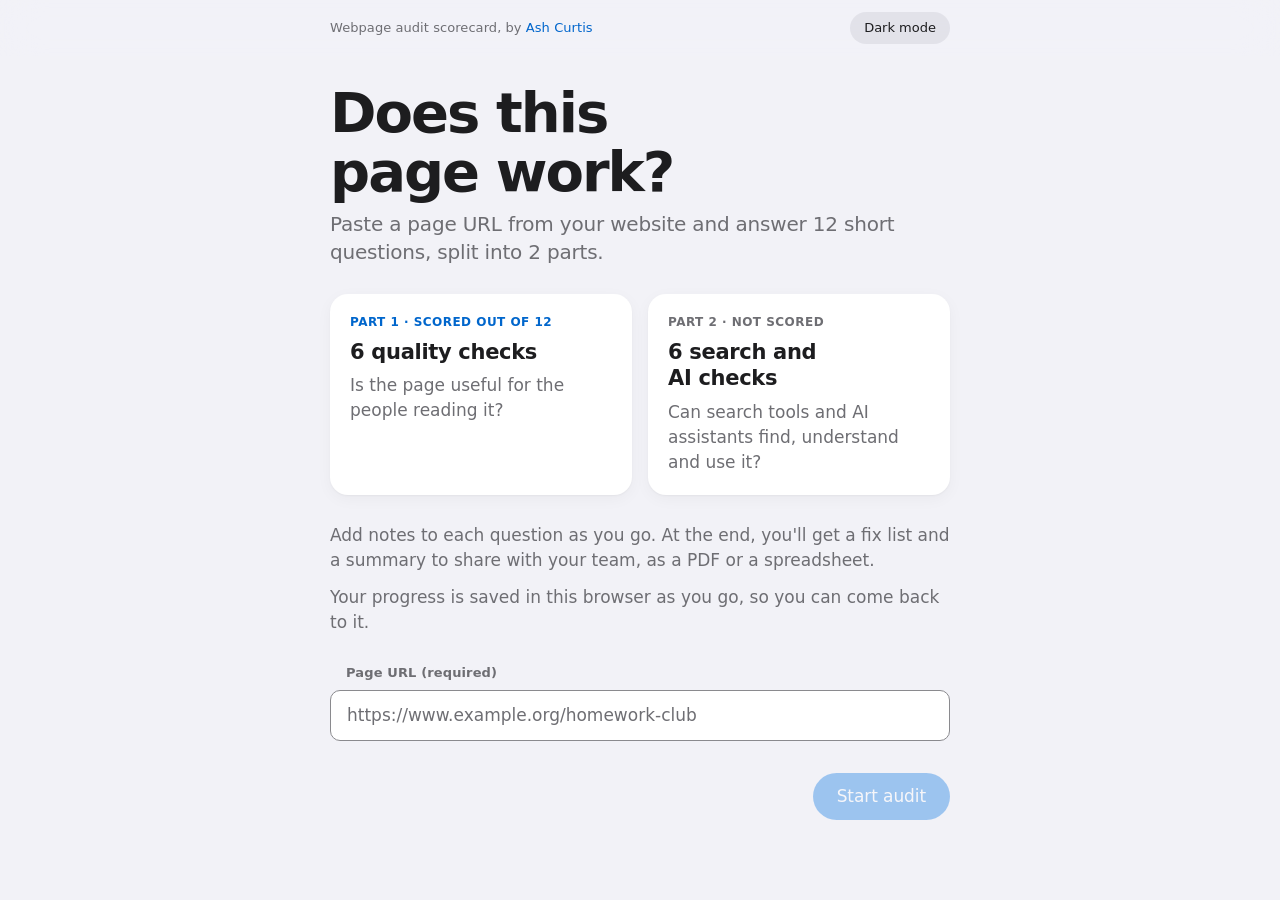
<file: index.html>
<!doctype html><html><head><meta charset=utf8><meta name=viewport content="width=device-width,initial-scale=1,viewport-fit=cover"><style>:root{color-scheme:light;box-sizing:border-box;padding-top:env(safe-area-inset-top,0px);padding-bottom:env(safe-area-inset-bottom,0px)}html{scroll-padding-top:env(safe-area-inset-top,0px)}body{margin:0;padding:0;font:14px -apple-system,BlinkMacSystemFont,sans-serif;background:#fff;color:#000}img{max-width:100%}[hidden]:not([hidden=until-found i]){display:none!important}</style></head><body>
<title>Webpage audit scorecard, by Ash Curtis</title>
<meta name="claude:viewport-fit-sides" content="cover">
<style>
/* Apple-style redesign.
   Grouped inset lists on a grouped background, system type with size-specific tracking,
   translucent sticky chrome with a scroll-edge effect, press feedback on pointer-down,
   critically damped screen transitions that enter from the side you're heading towards. */
:root {
  --bg: #F2F2F7;            /* systemGroupedBackground */
  --card: #FFFFFF;          /* secondarySystemGroupedBackground */
  --surface: #FFFFFF;
  --fill: rgba(118,118,128,.12);
  --fill-strong: rgba(118,118,128,.20);
  --fg: #1D1D1F;
  --muted: #6E6E73;
  --sep: rgba(60,60,67,.18);
  --line: rgba(60,60,67,.18);
  --line-strong: rgba(60,60,67,.36);
  --control: #8A8A8E;
  --accent: #0071E3;
  --accent-hover: #0066CC;
  --accent-press: #006EDB;
  --accent-fg: #FFFFFF;
  --accent-ink: #0066CC;
  --accent-soft: rgba(0,113,227,.10);
  --good-bg: rgba(52,199,89,.16);  --good-fg: #1B7A33;
  --warn-bg: rgba(255,149,0,.18);  --warn-fg: #8F4C00;
  --bad-bg: rgba(255,59,48,.14);   --bad-fg: #B3261E;
  --material: rgba(242,242,247,.72);
  --shadow: 0 1px 2px rgba(0,0,0,.04), 0 4px 16px rgba(0,0,0,.04);
  --font: -apple-system, BlinkMacSystemFont, "SF Pro Text", system-ui, "Segoe UI Variable Text", "Segoe UI", Roboto, sans-serif;
  --font-display: -apple-system, BlinkMacSystemFont, "SF Pro Display", system-ui, "Segoe UI Variable Display", "Segoe UI", Roboto, sans-serif;
  --mono: ui-monospace, "SF Mono", SFMono-Regular, Menlo, Consolas, monospace;
  --ease: cubic-bezier(.32,.72,0,1);  /* close to a critically damped spring, response ~0.4s */
  --r-card: 14px;
  --r-ctl: 10px;
}
@media (prefers-color-scheme: dark) {
  :root:not([data-theme="light"]) {
    --bg: #000000; --card: #1C1C1E; --surface: #1C1C1E;
    --fill: rgba(118,118,128,.24); --fill-strong: rgba(118,118,128,.36);
    --fg: #F5F5F7; --muted: #98989D;
    --sep: rgba(84,84,88,.6); --line: rgba(84,84,88,.6); --line-strong: rgba(120,120,128,.8);
    --control: #7C7C80;
    --accent: #0071E3; --accent-hover: #0066CC; --accent-press: #005FBF; --accent-fg: #FFFFFF;
    --accent-ink: #4DA3FF; --accent-soft: rgba(10,132,255,.18);
    --good-bg: rgba(48,209,88,.18);  --good-fg: #4CD964;
    --warn-bg: rgba(255,159,10,.20); --warn-fg: #FFB340;
    --bad-bg: rgba(255,69,58,.20);   --bad-fg: #FF6961;
    --material: rgba(0,0,0,.66);
    --shadow: none;
    color-scheme: dark;
  }
}
:root[data-theme="dark"] {
  --bg: #000000; --card: #1C1C1E; --surface: #1C1C1E;
  --fill: rgba(118,118,128,.24); --fill-strong: rgba(118,118,128,.36);
  --fg: #F5F5F7; --muted: #98989D;
  --sep: rgba(84,84,88,.6); --line: rgba(84,84,88,.6); --line-strong: rgba(120,120,128,.8);
  --control: #7C7C80;
  --accent: #0071E3; --accent-hover: #0066CC; --accent-press: #005FBF; --accent-fg: #FFFFFF;
  --accent-ink: #4DA3FF; --accent-soft: rgba(10,132,255,.18);
  --good-bg: rgba(48,209,88,.18);  --good-fg: #4CD964;
  --warn-bg: rgba(255,159,10,.20); --warn-fg: #FFB340;
  --bad-bg: rgba(255,69,58,.20);   --bad-fg: #FF6961;
  --material: rgba(0,0,0,.66);
  --shadow: none;
  color-scheme: dark;
}

* { box-sizing: border-box; }
[hidden] { display: none !important; }
html { -webkit-text-size-adjust: 100%; }
body {
  background: var(--bg);
  color: var(--fg);
  font-family: var(--font);
  font-size: 1.0625rem;      /* 17px, iOS body */
  line-height: 1.47;
  letter-spacing: 0;
  font-weight: 400;
  -webkit-font-smoothing: antialiased;
  padding: 0 0 4.5rem;
  /* ease light/dark changes instead of jumping */
  transition: background-color .35s ease, color .35s ease;
}
button, input, textarea { -webkit-tap-highlight-color: transparent; }

/* ---------- Translucent chrome ---------- */
.chrome {
  position: sticky; top: 0; z-index: 10;
  background: var(--material);
  -webkit-backdrop-filter: blur(20px) saturate(180%);
  backdrop-filter: blur(20px) saturate(180%);
  transition: box-shadow .25s ease, background-color .35s ease;
}
.chrome::after {        /* scroll-edge effect: appears only once content slides under */
  content: ""; position: absolute; left: 0; right: 0; bottom: -1px; height: 1px;
  background: var(--sep); opacity: 0; transition: opacity .2s ease;
}
.chrome.scrolled::after { opacity: 1; }
.chrome-in {
  max-width: 660px; margin: 0 auto;
  padding: .75rem max(1.25rem, env(safe-area-inset-right, 0px)) .75rem max(1.25rem, env(safe-area-inset-left, 0px));
  display: flex; flex-direction: column; gap: .625rem;
}
.wrap {
  max-width: 660px; margin: 0 auto;
  padding: 1.75rem max(1.25rem, env(safe-area-inset-right, 0px)) 0 max(1.25rem, env(safe-area-inset-left, 0px));
  display: flex; flex-direction: column; gap: 2rem;
}
.topbar { display: flex; flex-direction: column; gap: .625rem; }
.toprow { display: flex; justify-content: space-between; align-items: center; gap: .75rem; }
.toprow .top { flex: 1 1 auto; min-width: 0; }
.toprow .themebtn { flex: none; }
.top { font-size: .8125rem; color: var(--muted); letter-spacing: .005em; font-weight: 500; }
.top a { color: var(--accent-ink); text-decoration: none; }
.top a:hover { text-decoration: underline; text-underline-offset: 3px; }
.top a:focus-visible { outline: 3px solid var(--accent); outline-offset: 2px; border-radius: 4px; }

.themebtn {
  font: inherit; font-size: .8125rem; font-weight: 500; color: var(--fg);
  background: var(--fill); border: 0; border-radius: 980px;
  min-height: 2rem; padding: .25rem .875rem; cursor: pointer;
  transition: transform .1s ease-out, background-color .2s ease;
}
.themebtn:hover { background: var(--fill-strong); }
.themebtn:active { transform: scale(.96); }
.themebtn:focus-visible { outline: 3px solid var(--accent); outline-offset: 2px; }
.themebtn[aria-pressed="true"] { background: var(--accent-soft); color: var(--accent-ink); }

.urlbar {
  display: flex; flex-wrap: wrap; gap: .5rem .75rem; align-items: center;
  background: var(--card); border-radius: var(--r-ctl);
  padding: .5rem .5rem .5rem .875rem; font-size: .9375rem; min-width: 0;
}
.urlbar span { flex: none; font-size: .8125rem; font-weight: 600; color: var(--muted); letter-spacing: .005em; }
.urlbar label span { color: var(--muted); }
.urlbar b { font-weight: 500; min-width: 0; flex: 1 1 12ch; white-space: nowrap; overflow: hidden; text-overflow: ellipsis; }
.urlbar { flex-wrap: nowrap; }
.urlbar:has(input) { flex-wrap: wrap; }
.urlbar input {
  font: inherit; flex: 1 1 220px; min-width: 0; min-height: 2.25rem; padding: .25rem .625rem;
  border: 1px solid var(--control); border-radius: 8px; background: var(--surface); color: var(--fg);
}
.urlbar input:focus-visible { outline: none; border-color: var(--accent); box-shadow: 0 0 0 3px var(--accent-soft); }
.urlbtn {
  font: inherit; font-size: .9375rem; font-weight: 500; color: var(--accent-ink);
  background: transparent; border: 0; border-radius: 980px; min-height: 2rem; padding: .25rem .75rem; cursor: pointer;
  transition: background-color .15s ease, transform .1s ease-out;
}
.urlbtn:hover { background: var(--accent-soft); }
.urlbtn:active { transform: scale(.96); background: var(--accent-soft); }
.urlbtn:focus-visible { outline: 3px solid var(--accent); outline-offset: 1px; }
.urlmsg { flex-basis: 100%; font-size: .8125rem; color: var(--bad-fg); }

/* ---------- Progress ---------- */
.progress { display: flex; flex-direction: column; gap: .5rem; }
.track { height: 4px; background: var(--fill); border-radius: 980px; overflow: hidden; }
.track i { display: block; height: 100%; width: 0; background: var(--accent); border-radius: 980px; transition: width .5s var(--ease); }
.plabel { display: flex; justify-content: space-between; gap: .75rem; flex-wrap: wrap; font-size: .8125rem; color: var(--muted); letter-spacing: .005em; }
.plabel span:first-child { color: var(--fg); font-weight: 600; }
.plabel span:last-child { font-variant-numeric: tabular-nums; }

/* ---------- Type: size-specific tracking and leading ---------- */
h1, h2, h3 { margin: 0; text-wrap: balance; font-family: var(--font-display); }
h1 { font-size: clamp(2.25rem, 7vw, 3.5rem); font-weight: 700; line-height: 1.05; letter-spacing: -0.035em; }
h2 { font-size: clamp(1.625rem, 4.6vw, 2.125rem); font-weight: 700; line-height: 1.12; letter-spacing: -0.025em; }
h3 { font-size: 1.25rem; font-weight: 600; line-height: 1.25; letter-spacing: -0.015em; }
h1:focus, h2:focus, .screen:focus { outline: none; }
p { margin: 0; }
.muted { color: var(--muted); }
.small { font-size: .875rem; letter-spacing: .003em; }
.label { font-size: .8125rem; font-weight: 600; color: var(--muted); letter-spacing: .01em; }
.lede { font-size: 1.25rem; line-height: 1.4; letter-spacing: -0.01em; color: var(--muted); text-wrap: pretty; }
.head { display: flex; flex-direction: column; gap: .5rem; }
.head .label { color: var(--accent-ink); }

/* ---------- Screen motion ---------- */
.screen { display: flex; flex-direction: column; gap: 1.75rem; min-width: 0; }
.screen.enter { animation: inFwd .45s var(--ease) both; }
.screen.enter.back { animation-name: inBack; }
@keyframes inFwd { from { opacity: 0; transform: translateX(28px); } to { opacity: 1; transform: none; } }
@keyframes inBack { from { opacity: 0; transform: translateX(-28px); } to { opacity: 1; transform: none; } }

/* ---------- Grouped sections ---------- */
.sec { display: flex; flex-direction: column; gap: .75rem; }
.sec > h3 { padding-inline: .25rem; }

.look { display: flex; flex-direction: column; gap: .5rem; }
.look > .label { padding-inline: 1rem; }
.look ul {
  list-style: none; margin: 0; padding: .25rem 0; display: flex; flex-direction: column;
  background: var(--card); border-radius: var(--r-card); box-shadow: var(--shadow);
}
.look li { position: relative; padding: .625rem 1rem .625rem 2.5rem; font-size: 1rem; line-height: 1.4; }
.look li + li::after { content: ""; position: absolute; top: 0; left: 2.5rem; right: 0; height: 1px; background: var(--sep); transform: scaleY(.6); }
.look li::before {
  content: ""; position: absolute; left: 1rem; top: .95rem; width: .5rem; height: .5rem;
  border-radius: 50%; background: var(--accent); opacity: .85;
}

.field { display: flex; flex-direction: column; gap: .5rem; }
.field > .label { padding-inline: 1rem; }
input[type="text"], input[type="date"], textarea {
  width: 100%; font: inherit; color: var(--fg); background: var(--card);
  border: 1px solid var(--control); border-radius: var(--r-ctl); padding: .75rem 1rem;
  transition: border-color .2s ease, box-shadow .2s ease, background-color .35s ease;
}
textarea { resize: vertical; min-height: 5.5rem; line-height: 1.45; }
input[type="text"]:focus-visible, input[type="date"]:focus-visible, textarea:focus-visible {
  outline: none; border-color: var(--accent); box-shadow: 0 0 0 4px var(--accent-soft);
}
::placeholder { color: var(--muted); opacity: 1; }
input[type="date"] { min-height: 3rem; }

/* Choices: an inset grouped list with a trailing checkmark, like a Settings picker */
.choices { border: 0; padding: 0; margin: 0; min-width: 0; display: block; }
.choices legend { padding: 0 1rem; margin-bottom: .5rem; font-size: .8125rem; font-weight: 600; color: var(--muted); letter-spacing: .01em; }
.choices > .choice:first-of-type .face { border-top-left-radius: var(--r-card); border-top-right-radius: var(--r-card); }
.choices > .choice:last-of-type .face { border-bottom-left-radius: var(--r-card); border-bottom-right-radius: var(--r-card); }
.choice { position: relative; display: block; }
.choice + .choice .face::before {
  content: ""; position: absolute; top: 0; left: 1rem; right: 0; height: 1px; background: var(--sep); transform: scaleY(.6);
}
.choice input { position: absolute; inset: 0; width: 100%; height: 100%; margin: 0; opacity: 0; cursor: pointer; z-index: 1; }
.face {
  position: relative; display: flex; align-items: center; gap: .875rem;
  min-height: 3.25rem; padding: .75rem 1rem;
  background: var(--card); transition: background-color .12s ease;
}
.lbl { font-weight: 400; flex: 1; }
.dot {                                          /* now a checkmark */
  order: 2; flex: none; width: 1.25rem; height: 1.25rem; position: relative;
}
.dot::after {
  content: ""; position: absolute; left: .4rem; top: .1rem; width: .4rem; height: .8rem;
  border: solid var(--accent); border-width: 0 2.5px 2.5px 0; border-radius: 1px;
  transform: rotate(45deg) scale(0); opacity: 0;
  transition: transform .35s var(--ease), opacity .15s ease;
}
.choice input:hover + .face { background: color-mix(in srgb, var(--card) 94%, var(--fg)); }
.choice input:active + .face { background: color-mix(in srgb, var(--card) 86%, var(--fg)); transition-duration: 0s; }  /* feedback on press */
.choice input:checked + .face .lbl { font-weight: 600; }
.choice input:checked + .face .dot::after { transform: rotate(45deg) scale(1); opacity: 1; }
.choice input:focus-visible + .face { outline: 3px solid var(--accent); outline-offset: -3px; z-index: 2; }

/* ---------- Buttons ---------- */
.nav { display: flex; justify-content: space-between; align-items: center; gap: .75rem; flex-wrap: wrap; padding-top: .25rem; }
.btn {
  font: inherit; font-size: 1.0625rem; font-weight: 500; letter-spacing: -0.005em;
  border: 0; border-radius: 980px; min-height: 2.875rem; padding: .7rem 1.5rem; cursor: pointer;
  background: var(--accent); color: var(--accent-fg);
  transition: background-color .2s ease, opacity .2s ease, transform .1s ease-out;
}
.btn:hover:not(:disabled) { background: var(--accent-hover); }
.btn:active:not(:disabled) { transform: scale(.97); background: var(--accent-press); }
.btn.ghost { background: transparent; color: var(--accent-ink); padding-inline: .875rem; }
.btn.ghost:hover:not(:disabled) { background: var(--accent-soft); }
.btn.outline { background: var(--fill); color: var(--fg); }
.btn.outline:hover:not(:disabled) { background: var(--fill-strong); }
.btn.outline:active:not(:disabled) { background: var(--fill-strong); }
.btn.soft { background: var(--accent-soft); color: var(--accent-ink); }
.btn.soft:hover:not(:disabled) { background: color-mix(in srgb, var(--accent-soft) 70%, var(--accent) 12%); }
.btn:disabled { opacity: .35; cursor: not-allowed; }
.btn:focus-visible { outline: 3px solid var(--accent); outline-offset: 3px; }

/* ---------- Score ---------- */
.score { display: flex; align-items: baseline; gap: .5rem; flex-wrap: wrap; }
.score-num {
  font-family: var(--font-display); font-size: clamp(5rem, 20vw, 8rem); font-weight: 700;
  line-height: .95; letter-spacing: -0.05em; font-variant-numeric: tabular-nums; color: var(--fg);
}
.score-of { font-family: var(--font-display); font-size: 1.75rem; font-weight: 600; letter-spacing: -0.02em; color: var(--muted); }
.blocks { display: grid; grid-template-columns: repeat(12, 1fr); gap: 4px; }
.blocks i { display: block; height: 10px; background: var(--fill); border-radius: 980px; }
.blocks i.on { background: var(--accent); }
.pill { display: inline-block; font-size: .8125rem; font-weight: 600; padding: .2rem .7rem; border-radius: 980px; }
.pill.good { background: var(--good-bg); color: var(--good-fg); }
.pill.warn { background: var(--warn-bg); color: var(--warn-fg); }
.pill.bad { background: var(--bad-bg); color: var(--bad-fg); }
.meter { height: 6px; background: var(--fill); border-radius: 980px; overflow: hidden; }
.meter i { display: block; height: 100%; background: var(--accent); border-radius: 980px; }
.url { font-family: var(--font-display); font-size: 1.375rem; font-weight: 600; letter-spacing: -0.015em; color: var(--fg); overflow-wrap: anywhere; line-height: 1.25; }

/* ---------- Grouped rows (answers) ---------- */
.rows { display: flex; flex-direction: column; background: var(--card); border-radius: var(--r-card); box-shadow: var(--shadow); overflow: hidden; }
.row, .srow { position: relative; padding: .75rem 1rem; }
.row { display: flex; justify-content: space-between; align-items: center; gap: .75rem; }
.srow { display: flex; flex-direction: column; gap: .25rem; }
.row + .row::before, .srow + .srow::before {
  content: ""; position: absolute; top: 0; left: 1rem; right: 0; height: 1px; background: var(--sep); transform: scaleY(.6);
}
.srow .line { display: flex; justify-content: space-between; align-items: center; gap: .75rem; }
.srow .rnote { font-size: .9375rem; color: var(--muted); overflow-wrap: anywhere; line-height: 1.4; }
.tag {
  font-size: .8125rem; font-weight: 600; letter-spacing: .005em;
  padding: .15rem .65rem; border-radius: 980px; white-space: nowrap;
}
.tag.s2, .tag.yes { background: var(--good-bg); color: var(--good-fg); }
.tag.s1, .tag.unsure { background: var(--warn-bg); color: var(--warn-fg); }
.tag.s0, .tag.no { background: var(--bad-bg); color: var(--bad-fg); }
.tag.info { background: var(--fill); color: var(--fg); }

.nextpart {
  background: var(--card); border-radius: var(--r-card); box-shadow: var(--shadow);
  padding: 1.125rem 1.25rem; display: flex; flex-direction: column; gap: .375rem;
}
.nextpart .label { color: var(--accent-ink); }

/* ---------- Fix list ---------- */
.fixes {
  list-style: none; margin: 0; padding: 0; counter-reset: fix; display: flex; flex-direction: column;
  background: var(--card); border-radius: var(--r-card); box-shadow: var(--shadow); overflow: hidden;
}
.fixes li { position: relative; counter-increment: fix; display: grid; grid-template-columns: 1.75rem minmax(0, 1fr); gap: .875rem; padding: 1rem; }
.fixes li + li::after { content: ""; position: absolute; top: 0; left: 3.625rem; right: 0; height: 1px; background: var(--sep); transform: scaleY(.6); }
.fixes li::before {
  content: counter(fix); width: 1.75rem; height: 1.75rem; border-radius: 50%;
  background: var(--accent); color: var(--accent-fg); font-size: .8125rem; font-weight: 700;
  display: grid; place-items: center; font-variant-numeric: tabular-nums;
}
.fixes .body { display: flex; flex-direction: column; gap: .375rem; min-width: 0; }
.fixes .top2 { display: flex; gap: .625rem; align-items: center; flex-wrap: wrap; }
.fixes .top2 h3 { font-size: 1.0625rem; letter-spacing: -0.01em; }
.fixes .body p { font-size: 1rem; line-height: 1.45; }
.fixes .body p b { font-weight: 600; }
.fixes .note { font-size: .9375rem; color: var(--muted); background: var(--fill); border-radius: 8px; padding: .5rem .75rem; }

.chain { list-style: none; margin: 0; padding: 0; display: flex; flex-direction: column; gap: .25rem; }
.chain li { display: grid; grid-template-columns: 5.25rem minmax(0, 1fr); gap: .875rem; padding: .75rem .875rem; border-radius: var(--r-ctl); align-items: start; }
.chain .tag { text-align: center; }
.chain b { font-weight: 600; }

.callout { border-radius: var(--r-card); padding: .875rem 1rem; }
.callout.good { background: var(--good-bg); color: var(--good-fg); }
.callout.bad { background: var(--bad-bg); color: var(--bad-fg); }
.callout.warn { background: var(--warn-bg); color: var(--warn-fg); }
.callout strong { font-weight: 600; }

.fields2 { display: grid; grid-template-columns: 1fr 1fr; gap: 1rem; }
@media (max-width: 520px) { .fields2 { grid-template-columns: 1fr; } }

.auto { background: var(--card); border-radius: var(--r-card); box-shadow: var(--shadow); padding: 1.125rem 1.25rem; display: flex; flex-direction: column; gap: .75rem; }
.auto .label { color: var(--accent-ink); }
.findings { list-style: none; margin: 0; padding: 0; display: flex; flex-direction: column; gap: .625rem; }
.findings li { display: grid; grid-template-columns: 4.75rem minmax(0, 1fr); gap: .75rem; align-items: start; font-size: .9375rem; }
.findings .tag { text-align: center; }

details.more {
  display: flex; flex-direction: column; gap: 1.5rem;
  background: var(--card); border-radius: var(--r-card); box-shadow: var(--shadow); padding: .875rem 1rem;
}
details.more[open] { padding-bottom: 1rem; }
details.more summary { cursor: pointer; color: var(--accent-ink); font-weight: 500; list-style-position: inside; }
details.more[open] summary { margin-bottom: .75rem; }
details.more summary:focus-visible { outline: 3px solid var(--accent); outline-offset: 4px; border-radius: 4px; }
.copy-row { display: flex; gap: .75rem; align-items: center; flex-wrap: wrap; }
.copy-status { font-size: .875rem; color: var(--good-fg); font-weight: 500; }
textarea.summary { font-family: var(--mono); font-size: .8125rem; min-height: 17.5rem; background: var(--bg); border-color: transparent; }

.intro-notes { display: flex; flex-direction: column; gap: .75rem; }

/* ---------- URL check ---------- */
.field-error { font-size: .9375rem; color: var(--bad-fg); font-weight: 500; padding-inline: 1rem; line-height: 1.4; }
input[aria-invalid="true"] { border-color: var(--bad-fg); }
input[aria-invalid="true"]:focus-visible { border-color: var(--bad-fg); box-shadow: 0 0 0 4px var(--bad-bg); }
.urlmsg:empty { display: none; }

/* ---------- Resume ---------- */
.resume {
  display: flex; flex-direction: column; gap: .375rem;
  background: var(--card); border-radius: 18px; padding: 1.25rem; box-shadow: var(--shadow);
}
.resume .label { color: var(--accent-ink); }
.resume-url { font-weight: 600; overflow-wrap: anywhere; line-height: 1.35; }
.resume .copy-row { margin-top: .625rem; }

/* ---------- Intro cards ---------- */
.cards { display: grid; grid-template-columns: 1fr 1fr; gap: 1rem; }
@media (max-width: 560px) { .cards { grid-template-columns: 1fr; } }
.card {
  display: flex; flex-direction: column; gap: .5rem; min-width: 0;
  background: var(--card); border-radius: 18px; padding: 1.25rem; box-shadow: var(--shadow);
}
.card h3 { font-size: 1.3125rem; }
.card .kicker { font-size: .75rem; font-weight: 600; letter-spacing: .04em; text-transform: uppercase; color: var(--accent-ink); }
.card .names { font-size: .9375rem; }
.cards .card:last-child .kicker { color: var(--muted); }

@media (max-width: 520px) {
  .chain li { grid-template-columns: 4.5rem minmax(0, 1fr); }
  .nav .btn { flex: 1 1 auto; }
}

/* ---------- Accessibility preferences ---------- */
@media (prefers-reduced-motion: reduce) {
  /* gentler equivalent: cross-fade, no slides or springs */
  .screen.enter, .screen.enter.back { animation: fadeOnly .2s ease both; }
  @keyframes fadeOnly { from { opacity: 0; } to { opacity: 1; } }
  .btn:active:not(:disabled), .themebtn:active, .urlbtn:active { transform: none; }
  .dot::after { transition: opacity .15s ease; }
  .track i { transition: width .2s ease; }
}
@media (prefers-reduced-transparency: reduce) {
  .chrome { background: var(--bg); -webkit-backdrop-filter: none; backdrop-filter: none; }
}
@media (prefers-contrast: more) {
  .chrome { background: var(--bg); -webkit-backdrop-filter: none; backdrop-filter: none; }
  .rows, .fixes, .look ul, .card, .resume, .auto, .nextpart, details.more, .urlbar { outline: 1px solid var(--line-strong); }
  .btn.outline { outline: 1px solid var(--fg); }
  .face { box-shadow: inset 0 0 0 1px var(--line-strong); }
  :root { --sep: var(--line-strong); }
}
</style>

<header class="chrome" id="chrome"><div class="chrome-in">
  <div class="topbar"><div class="toprow"><div class="top">Webpage audit scorecard, by <a href="https://github.com/AshJCurtis" target="_blank" rel="noopener" aria-label="Ash Curtis on GitHub (opens in a new tab)">Ash Curtis</a></div>
  <button type="button" class="themebtn" id="themeBtn" aria-pressed="false">Dark mode</button></div>
  <div class="urlbar" id="urlbar" hidden></div></div>
  <div class="progress" id="progress" hidden>
    <div class="track"><i id="fill"></i></div>
    <div class="plabel" id="plabel"></div>
  </div>
</div></header>
<div class="wrap">
  <main class="screen" id="screen" tabindex="-1"></main>
</div>

<script>
(function () {
  try { document.documentElement.lang = 'en-GB'; } catch (e) {}
  (function () {
    var root = document.documentElement, btn = document.getElementById('themeBtn');
    if (!btn) return;
    function isDark() {
      var t = root.getAttribute('data-theme');
      if (t === 'dark') return true;
      if (t === 'light') return false;
      // follow the computer's setting; light if it doesn't say
      try { return window.matchMedia('(prefers-color-scheme: dark)').matches; } catch (e) { return false; }
    }
    function paint() { btn.setAttribute('aria-pressed', isDark() ? 'true' : 'false'); }
    try { var saved = localStorage.getItem('audit-theme'); if (saved === 'dark' || saved === 'light') root.setAttribute('data-theme', saved); } catch (e) {}
    btn.addEventListener('click', function () {
      var next = isDark() ? 'light' : 'dark';
      root.setAttribute('data-theme', next);
      try { localStorage.setItem('audit-theme', next); } catch (e) {}
      paint();
    });
    paint();
  })();
  var HOSTED = true;           // true only in the standalone copy
  var CHECKER_URL = 'https://summer-sea-d98f.ashcurtis23.workers.dev/';  // address of the page checker; empty hides the automatic check
  var ANSWERS1 = [
    { v: 2, label: 'Yes' },
    { v: 1, label: 'Somewhat' },
    { v: 0, label: 'No' }
  ];
  var ANSWERS2 = [
    { v: 'yes', label: 'Yes' },
    { v: 'unsure', label: 'Not sure' },
    { v: 'no', label: 'No' }
  ];

  var Q = [
    { key: 'Relevance', q: 'Is it clear who this page is for?',
      look: ['The page title and main heading say what the page is about', 'The first lines tell the reader who it\'s for', 'Someone arriving from a search result knows within seconds that they\'re in the right place'],
      fix: 'Change the page title and main heading so they say what the page is about and who it\'s for. Then start the page with 1 sentence that tells people what they can do here.',
      fixSome: 'The title or opening is nearly there but too vague. Make the title and main heading say what the page is about and who it\'s for, and use the first sentence to say what people can do here.' },
    { key: 'Informative', q: 'Is the page reliable, accurate, up-to-date, detailed enough, trustworthy?',
      look: ['Dates, prices, opening times and phone numbers are correct', 'Links go where they say they go', 'The page doesn\'t feel empty, bland or vague'],
      fix: 'Don\'t trust the page until it\'s been checked. Check every fact, date, price and link is right, and take out anything you can\'t confirm. Add the date it was last checked and who looks after it.',
      fixSome: 'Most of it looks right, but something is out of date or nobody looks after it. Check every date, price and contact detail is still right, then add the date it was last checked and who looks after it.' },
    { key: 'Structure', q: 'Can you scan it? Are there clear headings, short paragraphs and lists?',
      look: ['Headings run in a logical order and describe the section below them', 'Paragraphs are short, and steps or options are in lists', 'The most important information isn\'t buried'],
      fix: 'Split long paragraphs into shorter ones, and put steps and options into lists. Give each section a heading that says what\'s in it.',
      fixSome: 'Most of the page is easy to skim. Fix the longest paragraph and the least clear heading first: split the paragraph up and make the heading say what comes next.' },
    { key: 'Tone of voice', q: 'Is the language plain and consistent with your house style, with no jargon or filler?',
      look: ['Plain words, short sentences, no unexplained jargon', 'The tone matches the rest of the site and your style guide', 'No slogans or filler where a fact should be'],
      fix: 'Swap jargon and slogans for the plain fact they\'re trying to say. Read the page out loud and rewrite anything you wouldn\'t say to someone face to face.',
      fixSome: 'Find the 3 phrases that sound least like your organisation and swap each one for the plain fact. Then check the tone matches your style guide.' },
    { key: 'Accessibility', q: 'Does it meet your accessibility standards?',
      look: ['Link text makes sense out of context, never "click here"', 'Text is real text, not part of an image, and images have useful alt text', 'Forms and buttons have clear labels, and colour contrast passes'],
      fix: 'Change links like "click here" so they say where they go. Don\'t put words inside pictures, add a short description to each picture (alt text) and give every form box a label. Then check the page against your accessibility standards.',
      fixSome: 'Fix the problems you spotted first, such as unclear links, pictures without a description or form boxes without labels. Then run the page through an accessibility checker and go through what it finds.' },
    { key: 'Call to action', q: 'Is there 1 clear thing the reader can do next?',
      look: ['There\'s 1 clearly labelled call-to-action', 'The button or link says what will happen when you use it', 'Contact details are written out as text'],
      fix: 'Decide the 1 thing you want people to do next and make it the most noticeable thing on the page. Start its label with an action word, such as "Book a place" or "Call the helpline".',
      fixSome: 'There\'s a next step, but it doesn\'t stand out enough. Pick the 1 that matters most, make it the most noticeable thing on the page, and start its label with an action word.' }
  ];

  var C = [
    { key: 'Reach', q: 'Can search engines and AI assistants get to this page?',
      look: ['It isn\'t behind a login', 'Your website doesn\'t tell search engines or AI tools to stay away from it. This rule lives in a file called robots.txt', 'It\'s on your website\'s list of pages (the sitemap), and other pages link to it'],
      fix: 'Ask your web team why search engines and AI tools can\'t get to the page. Information meant for the public shouldn\'t need a login.',
      confirm: 'Open the page in a private (incognito) window without signing in. If it loads, ask your web team to check that nothing on the site blocks search engines or AI tools from this page, and that it\'s on the site\'s list of pages (the sitemap).' },
    { key: 'Store', q: 'Is the page allowed to be stored, and does it load without special software?',
      look: ['The page doesn\'t tell search engines to leave it out of their results. This setting is called noindex', 'The main text is there as soon as the page opens, not only after a click or once extra code has run', 'Key facts aren\'t only inside a PDF or a picture'],
      fix: 'Ask your web team to remove any setting that tells search engines to ignore the page (called "noindex"). Put the important information on the page itself, not hidden in tabs, pop-ups or PDFs.',
      confirm: 'Check the important information is written on the page, not only in tabs, pop-ups or PDFs. Then ask your web team to check the page isn\'t set to be ignored by search engines.' },
    { key: 'Understand', q: 'Is the meaning in the words and headings, not just in images or layout?',
      look: ['Headings describe what follows', 'Facts in tables and diagrams are also stated in the text', 'Meaning doesn\'t depend on colour or position alone'],
      fix: 'If a picture, chart, table or layout shows something important, say it in words too. Make each heading describe what\'s underneath it.',
      confirm: 'Go through each picture, chart and table on the page. Check that anything important it shows is also written in the text.' },
    { key: 'Trust', q: 'Is it current, owned by a named team and backed by evidence?',
      look: ['There\'s a review date or last-updated date', 'A team is responsible for the page', 'Claims point to a source, a policy or a named expert'],
      fix: 'Add the date the page was last checked and who looks after it, and link to where your facts come from. If nobody will keep the page up to date, take it down.',
      confirm: 'Look for the date the page was last checked, who looks after it and where its facts come from. If you can\'t find them within 30 seconds, search engines and AI tools probably can\'t either.' },
    { key: 'Answer', q: 'Does it directly answer a specific question someone would ask?',
      look: ['The answer appears near the top in plain words', 'A heading matches the way people phrase the question', 'The details someone needs to decide sit next to the answer'],
      fix: 'Work out the main question the page answers. Give the answer in the first 2 lines, and add a heading that asks the question the way people would.',
      confirm: 'Write down the main question this page answers. Then check the answer is in the first 2 lines, in plain words.' },
    { key: 'Act', q: 'Can a person, or an assistant helping them, complete the next step?',
      look: ['Forms have labelled fields and a clear submit button', 'Contact routes are written as text', 'Costs, opening hours and eligibility are stated before the action'],
      fix: 'Give every form box and button a clear label, and write out how to get in touch. Before asking people to act, say what it costs, when it\'s open and who it\'s for.',
      confirm: 'Try the next step as if you\'d never seen the page, using only your keyboard (Tab and Enter). Check the contact details and costs are written as words, not just shown in a picture.' }
  ];

  // Steps: 0 intro, 1-6 Part 1 checks, 7 Part 1 summary, 8-13 Part 2 steps, 14 results
  var P1 = Q.length;               // 6
  var SUM = P1 + 1;                // 7
  var LAST = P1 + 1 + C.length;    // 13
  var RESULTS = LAST + 1;          // 14
  var FINAL = RESULTS + 1;         // 15
  var MAX = Q.length * 2;          // 12
  var state = { step: 0, name: '', a1: [], a2: [], n1: [], n2: [], owner: '', review: '', auto: null };

  var screen = document.getElementById('screen');
  var progress = document.getElementById('progress');
  var fill = document.getElementById('fill');
  var plabel = document.getElementById('plabel');

  function esc(s) {
    return String(s).replace(/[&<>"']/g, function (c) {
      return { '&': '&amp;', '<': '&lt;', '>': '&gt;', '"': '&quot;', "'": '&#39;' }[c];
    });
  }

  function band(score) {
    if (score === MAX) return { cls: 'good', label: 'In good shape', text: '*Street Fighter voice* Perfect! Any time this page has a change, do this audit again.' };
    if (score >= 9) return { cls: 'good', label: 'In good shape', text: 'Niccccce. That\'s prettay, prettay, prettay good. A couple of small tweaks and you\'re basically there.' };
    if (score >= 4) return { cls: 'warn', label: 'Worth a rewrite', text: '*Sabrina Brier voice* Oh. Okay. Well that\'s not so bad, but have a look at some of those low-scoring checks and run this audit again.' };
    return { cls: 'bad', label: 'Rethink the page', text: 'Oh heck. Does this page need to exist? This needs a big think.' };
  }
  function ansLabel(v) { return v === 2 ? 'Yes' : v === 1 ? 'Somewhat' : 'No'; }
  function fix1(i) { return state.a1[i] === 1 ? Q[i].fixSome : Q[i].fix; }
  function fix2(i) { return state.a2[i] === 'unsure' ? C[i].confirm : C[i].fix; }
  function fmtDate(iso) {
    var m = /^(\d{4})-(\d{2})-(\d{2})$/.exec(iso || '');
    if (!m) return '';
    var mo = ['January', 'February', 'March', 'April', 'May', 'June', 'July', 'August', 'September', 'October', 'November', 'December'];
    return parseInt(m[3], 10) + ' ' + mo[parseInt(m[2], 10) - 1] + ' ' + m[1];
  }
  function chainLabel(v) { return v === 'yes' ? 'Yes' : v === 'unsure' ? 'Not sure' : 'No'; }

  function score() {
    var t = 0;
    for (var i = 0; i < Q.length; i++) t += state.a1[i] == null ? 0 : state.a1[i];
    return t;
  }
  function p2Issues() {
    var no = [], unsure = [];
    for (var i = 0; i < C.length; i++) {
      if (state.a2[i] === 'no') no.push(i);
      else if (state.a2[i] !== 'yes') unsure.push(i);
    }
    return no.concat(unsure);
  }
  function fixOrder() {
    var list = [];
    for (var i = 0; i < Q.length; i++) if (state.a1[i] < 2) list.push(i);
    list.sort(function (a, b) { return state.a1[a] - state.a1[b] || a - b; });
    return list;
  }

  function renderProgress() {
    var s = state.step;
    if (s < 1 || s === SUM || s > LAST) { progress.hidden = true; fill.style.width = '0'; return; }
    progress.hidden = false;
    var p1 = s <= P1;
    var n = p1 ? s : s - SUM;
    var of = p1 ? P1 : C.length;
    plabel.innerHTML = '<span>' + (p1 ? 'Part 1 &middot; Scorecard' : 'Part 2 &middot; Search tools and AI assistants') + '</span>' +
      '<span>' + 'Check ' + n + ' of ' + of + '</span>';
    fill.style.width = Math.round(n / of * 100) + '%';
  }

  // Plain-English reason the text isn't a web page address, or '' if it's fine
  var URL_EXAMPLE = 'www.example.org/homework-club';
  function urlProblem(raw) {
    var v = String(raw == null ? '' : raw).trim();
    var bad = 'That doesn\'t look like a web address. Enter something like ' + URL_EXAMPLE;
    if (!v) return 'Enter the web address of the page you want to check.';
    if (/\s/.test(v)) return 'Web addresses don\'t have spaces in them. Check you\'ve copied the whole address and nothing else.';
    if (/^mailto:/i.test(v) || /^[^\/:@]+@[^\/@]+\.[^\/@]+$/.test(v)) return 'That looks like an email address. Enter the address of a web page instead, like ' + URL_EXAMPLE;
    var u;
    try { u = new URL(fixUrl(v)); } catch (e) { return bad; }
    if (u.protocol !== 'http:' && u.protocol !== 'https:') return 'Enter the address of a web page. It usually starts with https:// or www.';
    if (u.username || u.password) return bad;
    var h = u.hostname.toLowerCase();
    if (!/^([a-z0-9]([a-z0-9-]*[a-z0-9])?\.)+([a-z]{2,63}|xn--[a-z0-9-]{2,59})$/.test(h)) return bad;
    return '';
  }

  function fixUrl(v) {
    v = String(v == null ? '' : v).trim();
    if (!v || /^[a-z][a-z0-9+.\-]*:\/\//i.test(v) || /\s/.test(v)) return v;
    return 'https://' + v.replace(/^\/+/, '');
  }
  function changeUrl(next) {
    if (next === state.name.trim()) return;
    var set = state.autoSet || {};
    Object.keys(set).forEach(function (k) {
      var rec = set[k];
      if (state.a2[k] === rec.a) delete state.a2[k];
      if (state.n2[k] === rec.n) state.n2[k] = '';
    });
    state.autoSet = {};
    state.auto = null;
    state.name = next;
  }
  function paintUrlBar(editing) {
    var bar = document.getElementById('urlbar');
    if (editing) {
      bar.innerHTML = '<label for="urlInput"><span>Page URL</span></label>' +
        '<input type="text" id="urlInput" aria-describedby="urlMsg" autocomplete="off" autocapitalize="off" spellcheck="false" inputmode="url" value="' + esc(state.name.trim()) + '">' +
        '<button type="button" class="urlbtn" id="urlSave">Save</button><button type="button" class="urlbtn" id="urlCancel">Cancel</button>' +
        '<span class="urlmsg" id="urlMsg" role="alert"></span>';
      var inp = document.getElementById('urlInput');
      function save() {
        var why = urlProblem(inp.value);
        if (why) {
          document.getElementById('urlMsg').textContent = why;
          inp.setAttribute('aria-invalid', 'true'); inp.focus(); return;
        }
        var v = fixUrl(inp.value);
        var changed = v !== state.name.trim();
        changeUrl(v);
        if (changed) render(); else paintUrlBar(false);
        var eb = document.getElementById('urlEdit'); if (eb) eb.focus();
      }
      document.getElementById('urlSave').addEventListener('click', save);
      document.getElementById('urlCancel').addEventListener('click', function () { paintUrlBar(false); document.getElementById('urlEdit').focus(); });
      inp.addEventListener('keydown', function (e) {
        if (e.key === 'Enter') { e.preventDefault(); save(); }
        else if (e.key === 'Escape') { paintUrlBar(false); document.getElementById('urlEdit').focus(); }
      });
      inp.focus(); inp.select();
    } else {
      bar.innerHTML = '<span>Auditing</span><b title="' + esc(state.name.trim()) + '">' + esc(state.name.trim()) + '</b>' +
        '<button type="button" class="urlbtn" id="urlEdit" aria-label="Edit page URL">Edit</button>';
      document.getElementById('urlEdit').addEventListener('click', function () { paintUrlBar(true); });
    }
  }

  function blocks(s) {
    var x = '<div class="blocks" role="img" aria-label="Score ' + s + ' out of ' + MAX + '">';
    for (var i = 0; i < MAX; i++) x += '<i' + (i < s ? ' class="on"' : '') + '></i>';
    return x + '</div>';
  }

  /* Save progress: answers live in this browser only (localStorage), never sent anywhere */
  var SAVE_KEY = 'audit-progress-v1';
  var resumeData = null;
  function saveProgress() {
    if (!(state.step > 0)) return;          // nothing worth keeping until the audit starts
    try {
      localStorage.setItem(SAVE_KEY, JSON.stringify({
        v: 1, savedAt: Date.now(), step: state.step, name: state.name,
        a1: state.a1, a2: state.a2, n1: state.n1, n2: state.n2, owner: state.owner, review: state.review
      }));
    } catch (e) {}
  }
  function clearProgress() { try { localStorage.removeItem(SAVE_KEY); } catch (e) {} }
  function loadProgress() {
    try {
      var d = JSON.parse(localStorage.getItem(SAVE_KEY) || 'null');
      if (!d || d.v !== 1 || typeof d.name !== 'string' || !d.name.trim()) return null;
      var st = parseInt(d.step, 10);
      if (!(st >= 1 && st <= FINAL)) return null;
      function arr(x) { return Array.isArray(x) ? x : []; }
      var a1 = arr(d.a1).map(function (v) { return v === 0 || v === 1 || v === 2 ? v : undefined; });
      var a2 = arr(d.a2).map(function (v) { return v === 'yes' || v === 'unsure' || v === 'no' ? v : undefined; });
      function notes(x) { return arr(x).map(function (v) { return typeof v === 'string' ? v : ''; }); }
      // never land on a screen whose earlier answers are missing
      var need = 0;
      for (var i = 0; i < Q.length; i++) { if (a1[i] == null) break; need = i + 1; }
      var maxStep = need < Q.length ? need + 1 : SUM;
      if (need === Q.length) { var n2 = 0; for (var j = 0; j < C.length; j++) { if (a2[j] == null) break; n2 = j + 1; } maxStep = n2 < C.length ? SUM + n2 + 1 : FINAL; }
      return {
        savedAt: +d.savedAt || 0,
        state: { step: Math.min(st, maxStep), name: d.name, a1: a1, a2: a2, n1: notes(d.n1), n2: notes(d.n2),
                 owner: typeof d.owner === 'string' ? d.owner : '', review: typeof d.review === 'string' ? d.review : '', auto: null }
      };
    } catch (e) { return null; }
  }
  function whereLabel(st) {
    if (st <= P1) return 'Part 1, check ' + st + ' of ' + P1;
    if (st === SUM) return 'Part 1 finished';
    if (st <= LAST) return 'Part 2, check ' + (st - SUM) + ' of ' + C.length;
    if (st === RESULTS) return 'Results';
    return 'Wrap up';
  }
  function savedLabel(ms) {
    if (!ms) return '';
    var d = new Date(ms), now = new Date();
    var time = d.toLocaleTimeString('en-GB', { hour: '2-digit', minute: '2-digit' });
    if (d.toDateString() === now.toDateString()) return 'Saved today at ' + time;
    return 'Saved ' + d.toLocaleDateString('en-GB', { day: 'numeric', month: 'long' }) + ' at ' + time;
  }
  function resumeBlock() {
    if (!resumeData) return '';
    var r = resumeData.state;
    return '<section class="resume" aria-labelledby="resumeH">' +
      '<span class="label">Saved audit</span>' +
      '<h3 id="resumeH">Carry on where you left off</h3>' +
      '<p class="resume-url">' + esc(r.name.trim()) + '</p>' +
      '<p class="small muted">' + esc(whereLabel(r.step)) + (resumeData.savedAt ? ' &middot; ' + esc(savedLabel(resumeData.savedAt)) : '') + '</p>' +
      '<div class="copy-row"><button class="btn" id="resumeGo">Carry on</button>' +
      '<button class="btn outline" id="resumeDrop">Start a new audit</button></div></section>';
  }

  function renderIntro() {
    screen.innerHTML =
      '<div class="head"><h1 id="h" tabindex="-1">Does this page work?</h1>' +
      '<p class="lede">Paste a page URL from your website and answer 12 short questions, split into 2 parts.</p></div>' +
      resumeBlock() +
      '<div class="cards">' +
      '<div class="card"><span class="kicker">Part 1 &middot; Scored out of ' + MAX + '</span><h3>6 quality checks</h3><p class="muted">Is the page useful for the people reading it?</p>' +
      '</div>' +
      '<div class="card"><span class="kicker">Part 2 &middot; Not scored</span><h3>6 search and AI checks</h3><p class="muted">Can search tools and AI assistants find, understand and use it?</p>' +
      '</div></div>' +
      '<div class="intro-notes"><p class="muted">Add notes to each question as you go. At the end, you\'ll get a fix list and a summary to share with your team, as a PDF or a spreadsheet.</p>' +
      '<p class="muted">Your progress is saved in this browser as you go, so you can come back to it.</p></div>' +
      '<div class="field"><label class="label" for="pageName">Page URL (required)</label>' +
      '<input type="text" id="pageName" required aria-required="true" aria-describedby="pageNameErr" placeholder="https://www.example.org/homework-club" autocomplete="off" autocapitalize="off" spellcheck="false" inputmode="url" value="' + esc(state.name) + '">' +
      '<p class="field-error" id="pageNameErr" hidden></p>' +
      '</div>' +
      '<div class="nav"><span></span>' +
      '<button class="btn" id="start"' + (state.name.trim() ? '' : ' disabled') + '>Start audit</button></div>';
    var nameEl = document.getElementById('pageName');
    var startEl = document.getElementById('start');
    var errEl = document.getElementById('pageNameErr');
    function showErr(msg) {
      errEl.textContent = msg; errEl.hidden = !msg;
      if (msg) nameEl.setAttribute('aria-invalid', 'true'); else nameEl.removeAttribute('aria-invalid');
    }
    function tryStart() {
      var why = urlProblem(nameEl.value);
      if (why) {
        // announce the problem each time, even if the same message is already showing
        showErr(''); errEl.setAttribute('role', 'alert'); showErr(why);
        nameEl.focus(); return;
      }
      state.name = fixUrl(nameEl.value); go(1);
    }
    nameEl.addEventListener('input', function () {
      state.name = nameEl.value;
      startEl.disabled = nameEl.value.trim() === '';
      // once an error is showing, clear it as soon as the address is fixed
      if (!errEl.hidden && !urlProblem(nameEl.value)) showErr('');
    });
    nameEl.addEventListener('blur', function (e) {
      if (e.relatedTarget === startEl) return;   // the Start button checks it anyway
      if (nameEl.value.trim()) { errEl.removeAttribute('role'); showErr(urlProblem(nameEl.value)); }
    });
    nameEl.addEventListener('keydown', function (e) {
      if (e.key === 'Enter' && !startEl.disabled) { e.preventDefault(); tryStart(); }
    });
    startEl.addEventListener('click', tryStart);
    var rg = document.getElementById('resumeGo'), rd = document.getElementById('resumeDrop');
    if (rg) rg.addEventListener('click', function () {
      var st = resumeData.state.step;
      state = resumeData.state; state.step = 0; resumeData = null;
      go(st);
    });
    if (rd) rd.addEventListener('click', function () {
      clearProgress(); resumeData = null; render();
      var pn = document.getElementById('pageName'); if (pn) pn.focus();
    });
  }

  function renderQuestion() {
    var s = state.step;
    var isPart1 = s <= P1;
    var idx = isPart1 ? s - 1 : s - SUM - 1;
    var item = isPart1 ? Q[idx] : C[idx];
    var answers = isPart1 ? ANSWERS1 : ANSWERS2;
    var current = isPart1 ? state.a1[idx] : state.a2[idx];
    var note = (isPart1 ? state.n1[idx] : state.n2[idx]) || '';

    var choices = '';
    for (var k = 0; k < answers.length; k++) {
      var a = answers[k];
      choices += '<label class="choice"><input type="radio" name="ans" value="' + a.v + '"' + (current === a.v ? ' checked' : '') + '>' +
        '<span class="face"><span class="dot" aria-hidden="true"></span><span class="lbl">' + a.label + '</span></span></label>';
    }
    var looks = '';
    for (var j = 0; j < item.look.length; j++) looks += '<li>' + esc(item.look[j]) + '</li>';

    var extra = '';
    var autoBox = (!isPart1 && idx < 2 && CHECKER_URL) ? '<div class="auto"><span class="label">Automatic check</span><div id="autoWrap" role="status" aria-live="polite"></div></div>' : '';
    var nextLabel = s === LAST ? 'See results' : s === P1 ? 'See Part 1 summary' : 'Next';

    screen.innerHTML =
      '<div class="head"><span class="label">' + esc(item.key) + '</span>' +
      '<h2 id="h" tabindex="-1">' + esc(item.q) + '</h2>' + extra + '</div>' +
      '<div class="look"><span class="label">What to look for</span><ul>' + looks + '</ul></div>' + autoBox +
      '<fieldset class="choices"><legend>Your answer (choose 1 to continue)</legend>' + choices + '</fieldset>' +
      '<div class="field"><label class="label" for="note">Notes</label>' +
      '<textarea id="note" placeholder="Anything you spotted goes in here.">' + esc(note) + '</textarea></div>' +
      '<div class="nav"><button class="btn outline" id="back">Back</button>' +
      '<button class="btn" id="next"' + (current == null ? ' disabled' : '') + '>' + nextLabel + '</button></div>';

    var radios = screen.querySelectorAll('input[name="ans"]');
    for (var r = 0; r < radios.length; r++) {
      radios[r].addEventListener('change', function (e) { setAnswer(e.target.value); });
    }
    document.getElementById('note').addEventListener('input', function (e) {
      if (isPart1) state.n1[idx] = e.target.value; else state.n2[idx] = e.target.value;
    });
    document.getElementById('back').addEventListener('click', function () { go(state.step - 1); });
    document.getElementById('next').addEventListener('click', function () { go(state.step + 1); });
    if (autoBox) { applyAuto(); syncQuestion(idx); paintAuto(); }
  }

  /* Automatic check: only available when CHECKER_URL is set (the standalone copy) */
  var STATUS_LABEL = { pass: 'Pass', warn: 'Check', fail: 'Problem', info: 'Note' };
  var STATUS_TAG = { pass: 'yes', warn: 'unsure', fail: 'no', info: 'info' };
  function autoFor() {
    var u = state.name.trim();
    return state.auto && state.auto.url === u ? state.auto : null;
  }
  function contract(t) {
    return String(t == null ? '' : t)
      .replace(/\bcannot\b/g, "can't").replace(/\bdoes not\b/g, "doesn't").replace(/\bdo not\b/g, "don't")
      .replace(/\bis not\b/g, "isn't").replace(/\bare not\b/g, "aren't").replace(/\bcould not\b/g, "couldn't")
      .replace(/\bdid not\b/g, "didn't").replace(/\bThere is\b/g, "There's").replace(/\bthat is\b/g, "that's");
  }
  function autoNote(r) {
    var probs = r.findings.filter(function (f) { return f.status === 'fail' || f.status === 'warn'; }).map(function (f) { return f.text; });
    return 'Automatic check: ' + (probs.length ? probs.join(' ') : 'no problems found.');
  }
  function applyAuto() {
    var a = autoFor();
    if (!a || a.status !== 'done') return;
    [a.result.reach, a.result.store].forEach(function (r, i) {
      if (state.a2[i] == null) {
        state.a2[i] = r.answer;
        var nt = (state.n2[i] || '').trim() ? null : autoNote(r);
        if (nt) state.n2[i] = nt;
        state.autoSet = state.autoSet || {};
        state.autoSet[i] = { a: r.answer, n: nt };
      }
    });
  }
  function syncQuestion(idx) {
    var cur = state.a2[idx], radios = document.querySelectorAll('input[name="ans"]');
    for (var i = 0; i < radios.length; i++) radios[i].checked = (radios[i].value === cur);
    var next = document.getElementById('next'), note = document.getElementById('note');
    if (next) next.disabled = cur == null;
    if (note && document.activeElement !== note) note.value = state.n2[idx] || '';
  }
  function paintAuto() {
    var wrap = document.getElementById('autoWrap');
    var idx = state.step - SUM - 1;
    if (!wrap || idx < 0 || idx > 1) return;
    var a = autoFor(), html = '';
    if (!a || a.status === 'error') {
      html = (a ? '<p>The automatic check didn\'t work: ' + esc(a.error) + ' Answer by hand, or try again.</p>' : '<p>We can check this for you. This sends the page URL to a checker, which reads the page\'s public settings.</p>') +
        '<div><button class="btn soft" id="runAuto">' + (a ? 'Try again' : 'Check this page') + '</button></div>';
    } else if (a.status === 'running') {
      html = '<p>Checking the page&hellip;</p>';
    } else {
      var r = idx === 0 ? a.result.reach : a.result.store;
      var items = r.findings.map(function (f) {
        return '<li><span class="tag ' + STATUS_TAG[f.status] + '">' + STATUS_LABEL[f.status] + '</span><span>' + esc(f.text) + '</span></li>';
      }).join('');
      html = '<ul class="findings" role="list">' + items + '</ul>' +
        '<p class="small">We suggested &ldquo;' + chainLabel(r.answer) + '&rdquo; for this question. Change it if you know better.</p>';
    }
    wrap.innerHTML = html;
    var btn = document.getElementById('runAuto');
    if (btn) btn.addEventListener('click', runAuto);
  }
  function runAuto() {
    var u = state.name.trim();
    var mine = state.auto = { url: u, status: 'running' };
    paintAuto();
    var ctrl = new AbortController(), timer = setTimeout(function () { ctrl.abort(); }, 25000);
    fetch(CHECKER_URL + (CHECKER_URL.indexOf('?') === -1 ? '?' : '&') + 'url=' + encodeURIComponent(u), { signal: ctrl.signal })
      .then(function (r) { return r.json(); })
      .then(function (j) {
        if (!j || !j.ok) throw new Error(contract((j && j.error) || 'No answer from the checker.'));
        [j.reach, j.store].forEach(function (r) { if (r && r.findings) r.findings.forEach(function (f) { f.text = contract(f.text); }); });
        return j;
      })
      .then(function (j) {
        if (state.auto !== mine) return;
        state.auto = { url: u, status: 'done', result: j };
        applyAuto();
        var idx = state.step - SUM - 1;
        if (idx === 0 || idx === 1) { syncQuestion(idx); paintAuto(); }
      })
      .catch(function (e) {
        if (state.auto !== mine) return;
        state.auto = { url: u, status: 'error', error: e && e.name === 'AbortError' ? 'it took too long.' : ((e && e.message) || 'no answer.') };
        paintAuto();
      })
      .then(function () { clearTimeout(timer); });
  }

  function setAnswer(raw) {
    var s = state.step;
    if (s <= P1) state.a1[s - 1] = parseInt(raw, 10);
    else state.a2[s - SUM - 1] = raw;
    var next = document.getElementById('next');
    if (next) next.disabled = false;
  }

  function renderPart1Summary() {
    var s = score(), b = band(s), rows = '';
    for (var i = 0; i < Q.length; i++) {
      var v = state.a1[i], n = (state.n1[i] || '').trim();
      rows += '<div class="srow"><div class="line"><span>' + esc(Q[i].key) + '</span><span class="tag s' + v + '">' + ansLabel(v) + '</span></div>' +
        (n ? '<p class="rnote">' + esc(n) + '</p>' : '') + '</div>';
    }
    screen.innerHTML =
      '<div class="head"><span class="label">Part 1 complete</span><h2 id="h" tabindex="-1">Your Part 1 score</h2></div>' +
      '<div class="sec"><div class="score"><span class="score-num">' + s + '</span><span class="score-of">/ ' + MAX + '</span>' +
      '</div>' +
      blocks(s) +
      '<p class="muted">' + b.text + '</p>' +
      '<p class="small muted">Yes = 2, Somewhat = 1, No = 0. Maximum ' + MAX + '. Part 2 isn\'t scored, so this score won\'t change.</p></div>' +
      '<div class="sec"><h3>Your answers</h3><div class="rows">' + rows + '</div></div>' +
      '<div class="nextpart"><span class="label">Up next</span>' +
      '<h3>Part 2: can search tools and AI assistants use this page?</h3>' +
      '</div>' +
      '<div class="nav"><button class="btn outline" id="back">Back</button><button class="btn" id="startp2">Start Part 2</button></div>';
    document.getElementById('back').addEventListener('click', function () { go(P1); });
    document.getElementById('startp2').addEventListener('click', function () { go(SUM + 1); });
  }

  function buildSummary() {
    var s = score(), b = band(s), iss = p2Issues(), fo = fixOrder(), lines = [];
    lines.push('WEBPAGE AUDIT SCORECARD, BY ASH CURTIS');
    lines.push('URL: ' + state.name.trim());
    lines.push('Score: ' + s + ' / ' + MAX + '. ' + b.text);
    lines.push('Part 1 is scored out of ' + MAX + '. Part 2 isn\'t scored.');
    lines.push('');
    lines.push('PART 1 ANSWERS');
    for (var i = 0; i < Q.length; i++) {
      var l = '- ' + Q[i].key + ': ' + ansLabel(state.a1[i]);
      if ((state.n1[i] || '').trim()) l += '. Note: ' + state.n1[i].trim().replace(/\s+/g, ' ');
      lines.push(l);
    }
    lines.push('');
    lines.push('PART 2 ANSWERS');
    lines.push(iss.length ? iss.length + ' of ' + C.length + ' need attention.' : 'All ' + C.length + ' are clear.');
    for (var c = 0; c < C.length; c++) {
      var cl = '- ' + C[c].key + ': ' + chainLabel(state.a2[c]);
      if ((state.n2[c] || '').trim()) cl += '. Note: ' + state.n2[c].trim().replace(/\s+/g, ' ');
      lines.push(cl);
    }
    lines.push('');
    lines.push('WHAT TO FIX');
    if (!fo.length && !iss.length) lines.push('- Nothing to fix. Every check is clear.');
    var n = 0;
    fo.forEach(function (q) { n++; lines.push(n + '. ' + Q[q].key + ' (' + ansLabel(state.a1[q]) + '): ' + fix1(q)); });
    iss.forEach(function (c) { n++; lines.push(n + '. ' + C[c].key + ' (' + chainLabel(state.a2[c]) + '): ' + fix2(c)); });
    lines.push('');
    lines.push('MAKE IT HAPPEN');
    lines.push('Page owner: ' + (state.owner.trim() || 'Not set'));
    lines.push('Review by: ' + (state.review ? fmtDate(state.review) : 'Not set'));
    return lines.join('\n');
  }

  /* EXPORT START */
  function clean(t) {
    return String(t == null ? '' : t)
      .replace(/[‘’]/g, "'").replace(/[“”]/g, '"')
      .replace(/[–—]/g, '-').replace(/…/g, '...').replace(/·/g, '-')
      .replace(/\s+/g, ' ').replace(/[^\x20-\x7E\xA0-\xFF]/g, '?').trim();
  }

  function exportModel() {
    var s = score(), b = band(s), iss = p2Issues(), fo = fixOrder();
    var verdict = iss.length === 0 ? 'All ' + C.length + ' are clear.' : iss.length + ' of ' + C.length + ' need attention.';
    var all = [];
    fo.forEach(function (q) { all.push({ part: 'Part 1', key: Q[q].key, answer: ansLabel(state.a1[q]), fix: fix1(q), note: (state.n1[q] || '').trim() }); });
    iss.forEach(function (c) { all.push({ part: 'Part 2', key: C[c].key, answer: chainLabel(state.a2[c]), fix: fix2(c), note: (state.n2[c] || '').trim() }); });
    return {
      owner: state.owner.trim(), review: fmtDate(state.review),
      url: state.name.trim(), score: s, max: MAX, message: b.text, verdict: verdict,
      fixes: all,
      p1: Q.map(function (q, i) {
        return { key: q.key, answer: ansLabel(state.a1[i]), points: state.a1[i], note: (state.n1[i] || '').trim(), fix: state.a1[i] < 2 ? fix1(i) : '' };
      }),
      p2: C.map(function (c, i) {
        return { key: c.key, answer: chainLabel(state.a2[i]), note: (state.n2[i] || '').trim(), fix: state.a2[i] !== 'yes' ? fix2(i) : '' };
      })
    };
  }

  /* PDF: plain Helvetica text, built by hand so no library is needed */
  function pdfBytes(items) {
    var W = 595, H = 842, M = 56, pages = [[]], y = H - M;
    function wrap(t, size, bold) {
      var max = Math.floor((W - 2 * M) / (size * (bold ? 0.58 : 0.54)));
      var words = clean(t).split(' '), lines = [], cur = '';
      words.forEach(function (w) {
        while (w.length > max) { if (cur) { lines.push(cur); cur = ''; } lines.push(w.slice(0, max)); w = w.slice(max); }
        if ((cur + ' ' + w).trim().length > max) { lines.push(cur); cur = w; } else cur = (cur + ' ' + w).trim();
      });
      if (cur || !lines.length) lines.push(cur);
      return lines;
    }
    items.forEach(function (it) {
      var size = it.size || 10.5, lead = size * 1.45;
      y -= (it.before || 0);
      wrap(it.t, size, it.bold).forEach(function (l) {
        if (y - lead < M) { pages.push([]); y = H - M; }
        y -= lead;
        pages[pages.length - 1].push('BT /' + (it.bold ? 'F2' : 'F1') + ' ' + size + ' Tf ' + (M + (it.indent || 0)) + ' ' + y.toFixed(1) + ' Td (' + l.replace(/([\\()])/g, '\\$1') + ') Tj ET');
      });
    });
    var out = '%PDF-1.4\n', offs = [];
    function add(n, body) { offs[n] = out.length; out += n + ' 0 obj\n' + body + '\nendobj\n'; }
    var kids = pages.map(function (p, i) { return (6 + 2 * i) + ' 0 R'; }).join(' ');
    add(1, '<< /Type /Catalog /Pages 2 0 R >>');
    add(2, '<< /Type /Pages /Kids [' + kids + '] /Count ' + pages.length + ' >>');
    add(3, '<< /Type /Font /Subtype /Type1 /BaseFont /Helvetica /Encoding /WinAnsiEncoding >>');
    add(4, '<< /Type /Font /Subtype /Type1 /BaseFont /Helvetica-Bold /Encoding /WinAnsiEncoding >>');
    pages.forEach(function (p, i) {
      var stream = p.join('\n');
      add(5 + 2 * i, '<< /Length ' + stream.length + ' >>\nstream\n' + stream + '\nendstream');
      add(6 + 2 * i, '<< /Type /Page /Parent 2 0 R /MediaBox [0 0 ' + W + ' ' + H + '] /Resources << /Font << /F1 3 0 R /F2 4 0 R >> >> /Contents ' + (5 + 2 * i) + ' 0 R >>');
    });
    var n = 5 + 2 * pages.length, xref = out.length;
    out += 'xref\n0 ' + n + '\n0000000000 65535 f \n';
    for (var k = 1; k < n; k++) out += String(offs[k]).padStart(10, '0') + ' 00000 n \n';
    out += 'trailer\n<< /Size ' + n + ' /Root 1 0 R >>\nstartxref\n' + xref + '\n%%EOF';
    var bytes = new Uint8Array(out.length);
    for (var j = 0; j < out.length; j++) bytes[j] = out.charCodeAt(j) & 255;
    return bytes;
  }

  function buildPdf() {
    var m = exportModel(), it = [];
    it.push({ t: 'Webpage audit scorecard, by Ash Curtis', size: 20, bold: true });
    it.push({ t: m.url, size: 11, before: 6 });
    it.push({ t: 'Score: ' + m.score + ' / ' + m.max, size: 15, bold: true, before: 16 });
    it.push({ t: m.message, before: 4 });
    it.push({ t: 'Part 1 is scored out of ' + m.max + '. Part 2 isn\'t scored.', size: 9.5, before: 2 });
    it.push({ t: 'Part 1 answers', size: 14, bold: true, before: 20 });
    m.p1.forEach(function (r) {
      it.push({ t: r.key + ': ' + r.answer, before: 5 });
      if (r.note) it.push({ t: 'Note: ' + r.note, indent: 14 });
    });
    it.push({ t: 'Part 2 answers', size: 14, bold: true, before: 20 });
    it.push({ t: m.verdict, size: 9.5, before: 2 });
    m.p2.forEach(function (r) {
      it.push({ t: r.key + ': ' + r.answer, before: 5 });
      if (r.note) it.push({ t: 'Note: ' + r.note, indent: 14 });
    });
    it.push({ t: m.fixes.length ? 'What to fix' : 'Fixes', size: 14, bold: true, before: 20 });
    if (!m.fixes.length) it.push({ t: 'Nothing to fix. Every check is clear.', before: 4 });
    m.fixes.forEach(function (f, i) {
      it.push({ t: (i + 1) + '. ' + f.key + ' (' + f.answer + ')', bold: true, before: 8 });
      it.push({ t: f.fix, indent: 14, before: 1 });
      if (f.note) it.push({ t: 'Your note: ' + f.note, indent: 14, before: 1 });
    });
    it.push({ t: 'Make it happen', size: 14, bold: true, before: 20 });
    it.push({ t: 'Page owner: ' + (m.owner || 'Not set'), before: 5 });
    it.push({ t: 'Review by: ' + (m.review || 'Not set'), before: 2 });
    return pdfBytes(it);
  }

  /* XLSX: a zip of XML parts, written by hand (no compression) */
  var CRC = null;
  function crc32(b) {
    if (!CRC) {
      CRC = new Uint32Array(256);
      for (var n = 0; n < 256; n++) { var c0 = n; for (var k = 0; k < 8; k++) c0 = c0 & 1 ? 0xEDB88320 ^ (c0 >>> 1) : c0 >>> 1; CRC[n] = c0 >>> 0; }
    }
    var c = 0xFFFFFFFF;
    for (var i = 0; i < b.length; i++) c = CRC[(c ^ b[i]) & 255] ^ (c >>> 8);
    return (c ^ 0xFFFFFFFF) >>> 0;
  }
  function zipFiles(files) {
    var enc = new TextEncoder(), parts = [], central = [], offset = 0;
    function u16(v) { return [v & 255, (v >>> 8) & 255]; }
    function u32(v) { return [v & 255, (v >>> 8) & 255, (v >>> 16) & 255, (v >>> 24) & 255]; }
    files.forEach(function (f) {
      var name = enc.encode(f.name), data = enc.encode(f.data), crc = crc32(data), size = data.length;
      var lh = [].concat(u32(0x04034b50), u16(20), u16(0), u16(0), u16(0), u16(33), u32(crc), u32(size), u32(size), u16(name.length), u16(0));
      parts.push(new Uint8Array(lh), name, data);
      var ch = [].concat(u32(0x02014b50), u16(20), u16(20), u16(0), u16(0), u16(0), u16(33), u32(crc), u32(size), u32(size), u16(name.length), u16(0), u16(0), u16(0), u16(0), u32(0), u32(offset));
      central.push(new Uint8Array(ch), name);
      offset += lh.length + name.length + size;
    });
    var csize = 0;
    central.forEach(function (p) { csize += p.length; });
    var end = [].concat(u32(0x06054b50), u16(0), u16(0), u16(files.length), u16(files.length), u32(csize), u32(offset), u16(0));
    var all = parts.concat(central, [new Uint8Array(end)]), total = 0;
    all.forEach(function (p) { total += p.length; });
    var res = new Uint8Array(total), pos = 0;
    all.forEach(function (p) { res.set(p, pos); pos += p.length; });
    return res;
  }
  function xesc(s) { return String(s).replace(/&/g, '&amp;').replace(/</g, '&lt;').replace(/>/g, '&gt;').replace(/"/g, '&quot;').replace(/[\u0000-\u0008\u000B\u000C\u000E-\u001F]/g, ''); }
  function sheetXml(rows, widths) {
    var x = '<?xml version="1.0" encoding="UTF-8" standalone="yes"?><worksheet xmlns="http://schemas.openxmlformats.org/spreadsheetml/2006/main"><cols>' +
      widths.map(function (w, i) { return '<col min="' + (i + 1) + '" max="' + (i + 1) + '" width="' + w + '" customWidth="1"/>'; }).join('') + '</cols><sheetData>';
    rows.forEach(function (r, ri) {
      x += '<row r="' + (ri + 1) + '">';
      r.forEach(function (c, ci) {
        if (c === null || c === undefined || c === '') return;
        var cell = typeof c === 'object' ? c : { v: c }, ref = String.fromCharCode(65 + ci) + (ri + 1);
        if (typeof cell.v === 'number') x += '<c r="' + ref + '"><v>' + cell.v + '</v></c>';
        else x += '<c r="' + ref + '" t="inlineStr" s="' + (cell.b ? 1 : 2) + '"><is><t xml:space="preserve">' + xesc(cell.v) + '</t></is></c>';
      });
      x += '</row>';
    });
    return x + '</sheetData></worksheet>';
  }
  function buildXlsx() {
    var m = exportModel(), B = function (v) { return { v: v, b: true }; };
    var summary = [
      [B('Webpage audit scorecard, by Ash Curtis')], [],
      [B('Page URL'), m.url], [B('Score'), m.score], [B('Maximum'), m.max], [B('Message'), m.message],
      [B('Part 2'), m.verdict], [B('Page owner'), m.owner || 'Not set'], [B('Review by'), m.review || 'Not set']
    ];
    var p1 = [[B('Check'), B('Answer'), B('Points'), B('Your note')]];
    m.p1.forEach(function (r) { p1.push([r.key, r.answer, r.points, r.note]); });
    var p2 = [[B('Check'), B('Answer'), B('Your note')]];
    m.p2.forEach(function (r) { p2.push([r.key, r.answer, r.note]); });
    var fx = [[B('Order'), B('Part'), B('Check'), B('Answer'), B('What to fix'), B('Your note')]];
    m.fixes.forEach(function (f, i) { fx.push([i + 1, f.part, f.key, f.answer, f.fix, f.note]); });
    if (!m.fixes.length) fx.push(['', '', 'Nothing to fix. Every check is clear.']);
    var NS = 'http://schemas.openxmlformats.org/spreadsheetml/2006/main';
    var H = '<?xml version="1.0" encoding="UTF-8" standalone="yes"?>';
    var files = [
      { name: '[Content_Types].xml', data: H + '<Types xmlns="http://schemas.openxmlformats.org/package/2006/content-types"><Default Extension="rels" ContentType="application/vnd.openxmlformats-package.relationships+xml"/><Default Extension="xml" ContentType="application/xml"/><Override PartName="/xl/workbook.xml" ContentType="application/vnd.openxmlformats-officedocument.spreadsheetml.sheet.main+xml"/><Override PartName="/xl/worksheets/sheet1.xml" ContentType="application/vnd.openxmlformats-officedocument.spreadsheetml.worksheet+xml"/><Override PartName="/xl/worksheets/sheet2.xml" ContentType="application/vnd.openxmlformats-officedocument.spreadsheetml.worksheet+xml"/><Override PartName="/xl/worksheets/sheet3.xml" ContentType="application/vnd.openxmlformats-officedocument.spreadsheetml.worksheet+xml"/><Override PartName="/xl/worksheets/sheet4.xml" ContentType="application/vnd.openxmlformats-officedocument.spreadsheetml.worksheet+xml"/><Override PartName="/xl/styles.xml" ContentType="application/vnd.openxmlformats-officedocument.spreadsheetml.styles+xml"/></Types>' },
      { name: '_rels/.rels', data: H + '<Relationships xmlns="http://schemas.openxmlformats.org/package/2006/relationships"><Relationship Id="rId1" Type="http://schemas.openxmlformats.org/officeDocument/2006/relationships/officeDocument" Target="xl/workbook.xml"/></Relationships>' },
      { name: 'xl/workbook.xml', data: H + '<workbook xmlns="' + NS + '" xmlns:r="http://schemas.openxmlformats.org/officeDocument/2006/relationships"><sheets><sheet name="Summary" sheetId="1" r:id="rId1"/><sheet name="Part 1" sheetId="2" r:id="rId2"/><sheet name="Part 2" sheetId="3" r:id="rId3"/><sheet name="What to fix" sheetId="4" r:id="rId5"/></sheets></workbook>' },
      { name: 'xl/_rels/workbook.xml.rels', data: H + '<Relationships xmlns="http://schemas.openxmlformats.org/package/2006/relationships"><Relationship Id="rId1" Type="http://schemas.openxmlformats.org/officeDocument/2006/relationships/worksheet" Target="worksheets/sheet1.xml"/><Relationship Id="rId2" Type="http://schemas.openxmlformats.org/officeDocument/2006/relationships/worksheet" Target="worksheets/sheet2.xml"/><Relationship Id="rId3" Type="http://schemas.openxmlformats.org/officeDocument/2006/relationships/worksheet" Target="worksheets/sheet3.xml"/><Relationship Id="rId5" Type="http://schemas.openxmlformats.org/officeDocument/2006/relationships/worksheet" Target="worksheets/sheet4.xml"/><Relationship Id="rId4" Type="http://schemas.openxmlformats.org/officeDocument/2006/relationships/styles" Target="styles.xml"/></Relationships>' },
      { name: 'xl/styles.xml', data: H + '<styleSheet xmlns="' + NS + '"><fonts count="2"><font><sz val="11"/><name val="Calibri"/></font><font><b/><sz val="11"/><name val="Calibri"/></font></fonts><fills count="2"><fill><patternFill patternType="none"/></fill><fill><patternFill patternType="gray125"/></fill></fills><borders count="1"><border><left/><right/><top/><bottom/><diagonal/></border></borders><cellStyleXfs count="1"><xf numFmtId="0" fontId="0" fillId="0" borderId="0"/></cellStyleXfs><cellXfs count="3"><xf numFmtId="0" fontId="0" fillId="0" borderId="0" xfId="0"/><xf numFmtId="0" fontId="1" fillId="0" borderId="0" xfId="0" applyFont="1" applyAlignment="1"><alignment vertical="top" wrapText="1"/></xf><xf numFmtId="0" fontId="0" fillId="0" borderId="0" xfId="0" applyAlignment="1"><alignment vertical="top" wrapText="1"/></xf></cellXfs><cellStyles count="1"><cellStyle name="Normal" xfId="0" builtinId="0"/></cellStyles></styleSheet>' },
      { name: 'xl/worksheets/sheet1.xml', data: sheetXml(summary, [16, 70]) },
      { name: 'xl/worksheets/sheet2.xml', data: sheetXml(p1, [18, 12, 8, 60]) },
      { name: 'xl/worksheets/sheet3.xml', data: sheetXml(p2, [18, 12, 60]) },
      { name: 'xl/worksheets/sheet4.xml', data: sheetXml(fx, [8, 10, 18, 12, 80, 40]) }
    ];
    return zipFiles(files);
  }
  /* EXPORT END */

  function renderResults() {
    var s = score(), b = band(s), iss = p2Issues(), fo = fixOrder();
    function boldFirst(t) {
      var i = t.indexOf('. ');
      return i < 0 ? esc(t) : '<b>' + esc(t.slice(0, i + 1)) + '</b> ' + esc(t.slice(i + 2));
    }
    function fixItem(title, tagCls, tagText, fixText, note) {
      return '<li><div class="body"><div class="top2"><h3>' + esc(title) + '</h3><span class="tag ' + tagCls + '">' + tagText + '</span></div>' +
        '<p>' + boldFirst(fixText) + '</p>' + (note ? '<p class="note">Your note: ' + esc(note) + '</p>' : '') + '</div></li>';
    }
    var items = '';
    iss.forEach(function (c) {
      items += fixItem(C[c].key, state.a2[c], chainLabel(state.a2[c]), fix2(c), (state.n2[c] || '').trim());
    });
    var total = iss.length;
    var fixes = total
      ? '<ol class="fixes" role="list">' + items + '</ol>'
      : '<div class="callout good">Every check is clear. Re-check the page whenever its facts, links or purpose change.</div>';

    var rows = '';
    for (var i = 0; i < Q.length; i++) {
      var v = state.a1[i], n1 = (state.n1[i] || '').trim();
      rows += '<div class="srow"><div class="line"><span>' + esc(Q[i].key) + '</span><span class="tag s' + v + '">' + ansLabel(v) + '</span></div>' + (n1 ? '<p class="rnote">' + esc(n1) + '</p>' : '') + '</div>';
    }
    var rows2 = '';
    for (var c = 0; c < C.length; c++) {
      var cv = state.a2[c], n2 = (state.n2[c] || '').trim();
      rows2 += '<div class="srow"><div class="line"><span>' + esc(C[c].key) + '</span><span class="tag ' + cv + '">' + chainLabel(cv) + '</span></div>' + (n2 ? '<p class="rnote">' + esc(n2) + '</p>' : '') + '</div>';
    }
    var p2line = iss.length === 0 ? 'All 6 are clear.' : iss.length + ' of ' + C.length + ' need attention.';

    screen.innerHTML =
      '<div class="head"><span class="label">Result for</span><h2 id="h" class="url" tabindex="-1">' + esc(state.name.trim()) + '</h2></div>' +
      '<div class="sec"><h3>Part 2 answers</h3><p class="small muted">' + p2line + '</p><div class="rows">' + rows2 + '</div></div>' +
      '<div class="sec"><h3>' + (total ? 'What to fix' : 'Fixes') + '</h3>' + fixes + '</div>' +
      '<div class="nav"><button class="btn outline" id="back">Back</button><button class="btn" id="tofinal">Next: final summary</button></div>';

    document.getElementById('back').addEventListener('click', function () { go(LAST); });
    document.getElementById('tofinal').addEventListener('click', function () { go(FINAL); });
  }

  function renderFinish() {
    var s = score(), iss = p2Issues();
    var recap = 'Part 1 score: ' + s + ' out of ' + MAX + '. Part 2: ' + (iss.length === 0 ? 'all ' + C.length + ' clear' : iss.length + ' of ' + C.length + ' need attention') + '.';
    screen.innerHTML =
      '<div class="head"><span class="label">Last step</span><h2 id="h" tabindex="-1">Wrap up</h2>' +
      '<p class="muted">' + esc(state.name.trim()) + '<br>' + esc(recap) + '</p></div>' +
      '<div class="sec"><h3>Make it happen</h3><div class="fields2">' +
      '<div class="field"><label class="label" for="owner">Page owner</label><input type="text" id="owner" autocomplete="off" placeholder="Who will make these fixes?" value="' + esc(state.owner) + '"></div>' +
      '<div class="field"><label class="label" for="review">Review by</label><input type="date" id="review" value="' + esc(state.review) + '"></div></div></div>' +
      '<div class="sec"><h3>Share or save</h3>' +
      '<div class="copy-row"><button class="btn" id="copy">Copy summary</button>' +
      '<span id="dlrow" class="copy-row" hidden><button class="btn outline" id="dlPdf">Download PDF</button><button class="btn outline" id="dlXlsx">Download spreadsheet</button></span>' +
      '<span class="copy-status" id="copyStatus" role="status"></span></div></div>' +
      '<details class="more" id="moreAnswers"><summary>Show the summary text</summary>' +
      '<div class="sec"><textarea class="summary" id="summary" readonly aria-label="Summary text">' + esc(buildSummary()) + '</textarea></div></details>' +

      '<div class="nav"><button class="btn outline" id="back">Back</button><button class="btn outline" id="restart">Score another page</button></div>';

    document.getElementById('back').addEventListener('click', function () { go(RESULTS); });
    document.getElementById('restart').addEventListener('click', function () {
      var nav = document.getElementById('restart').parentNode;
      nav.innerHTML = '<span class="muted">Start again? Your answers will be cleared.</span>' +
        '<span><button class="btn ghost" id="cancelRestart">Cancel</button><button class="btn" id="confirmRestart">Yes, clear and start again</button></span>';
      document.getElementById('cancelRestart').addEventListener('click', function () { render(); });
      document.getElementById('confirmRestart').addEventListener('click', function () {
        clearProgress(); resumeData = null;
        state = { step: 0, name: '', a1: [], a2: [], n1: [], n2: [], owner: '', review: '', auto: null };
        render();
        window.scrollTo(0, 0);
      });
    });

    function refreshSummary() { var t = document.getElementById('summary'); if (t) t.value = buildSummary(); }
    document.getElementById('owner').addEventListener('input', function (e) { state.owner = e.target.value; refreshSummary(); });
    document.getElementById('review').addEventListener('input', function (e) { state.review = e.target.value; refreshSummary(); });
    var status = document.getElementById('copyStatus');
    document.getElementById('copy').addEventListener('click', function () {
      var ta = document.getElementById('summary');
      function fallback() {
        document.getElementById('moreAnswers').open = true;
        ta.focus(); ta.select();
        status.textContent = 'Selected. Press Ctrl+C or Cmd+C.';
      }
      try {
        navigator.clipboard.writeText(buildSummary()).then(function () { status.textContent = 'Copied to clipboard'; }, fallback);
      } catch (e) { fallback(); }
    });

    var dl = null;
    var blobDl = { save: function (r) {
      try {
        var type = /\.pdf$/.test(r.filename) ? 'application/pdf' : 'application/vnd.openxmlformats-officedocument.spreadsheetml.sheet';
        var a = document.createElement('a'), url = URL.createObjectURL(new Blob([r.data], { type: type }));
        a.href = url; a.download = r.filename; document.body.appendChild(a); a.click(); a.remove();
        setTimeout(function () { URL.revokeObjectURL(url); }, 1000);
        return Promise.resolve({ status: 'saved' });
      } catch (e) { return Promise.reject({ code: 'unavailable' }); }
    } };
    function slug() {
      return clean(state.name).toLowerCase().replace(/^https?:\/\//, '').replace(/[^a-z0-9]+/g, '-').replace(/^-+|-+$/g, '').slice(0, 40) || 'page';
    }
    function save(name, makeBytes) {
      if (!dl) return;
      var bytes;
      try { bytes = makeBytes(); } catch (e) { status.textContent = 'Couldn\'t build the file.'; return; }
      dl.save({ filename: name, data: bytes }).then(
        function () { status.textContent = 'Saved'; },
        function (e) { status.textContent = e && e.code === 'declined' ? '' : 'Couldn\'t save here.'; }
      );
    }
    document.getElementById('dlPdf').addEventListener('click', function () { save('audit-' + slug() + '.pdf', buildPdf); });
    document.getElementById('dlXlsx').addEventListener('click', function () { save('audit-' + slug() + '.xlsx', buildXlsx); });
    if (HOSTED) { dl = blobDl; document.getElementById('dlrow').hidden = false; }
    try {
      if (window.claude && window.claude.use) {
        Promise.resolve(window.claude.use('downloads')).then(function (d) {
          if (d && document.getElementById('dlrow')) { dl = d; document.getElementById('dlrow').hidden = false; }
        }, function () {});
      }
    } catch (e) {}
  }

  var navDir = 'fwd';
  function go(step) {
    if (step < 0) step = 0;
    if (step > 0) resumeData = null;
    navDir = step < state.step ? 'back' : 'fwd';
    state.step = step;
    render();
    window.scrollTo(0, 0);
  }

  function render() {
    renderProgress();
    var s = state.step;
    document.getElementById('urlbar').hidden = (s === 0 || s > LAST);
    if (!document.getElementById('urlbar').hidden) paintUrlBar(false);
    if (s === 0) renderIntro();
    else if (s <= P1) renderQuestion();
    else if (s === SUM) renderPart1Summary();
    else if (s <= LAST) renderQuestion();
    else if (s === RESULTS) renderResults();
    else renderFinish();
    screen.classList.remove('enter', 'back');
    void screen.offsetWidth;
    screen.classList.add('enter');
    if (navDir === 'back') screen.classList.add('back');
    navDir = 'fwd';
    saveProgress();
    var h = document.getElementById('h');
    if (h && s !== 0) h.focus({ preventScroll: true });
  }

  (function () {
    var chrome = document.getElementById('chrome');
    if (!chrome) return;
    function edge() { chrome.classList.toggle('scrolled', window.scrollY > 4); }
    window.addEventListener('scroll', edge, { passive: true });
    edge();
    // keep focused fields clear of the pinned header
    function pad() { document.documentElement.style.scrollPaddingTop = (chrome.offsetHeight + 16) + 'px'; }
    try { new ResizeObserver(pad).observe(chrome); } catch (e) { window.addEventListener('resize', pad); }
    pad();
  })();

  // typing in notes, owner or date, or picking an answer, saves straight away
  var saveTimer = null;
  function queueSave() { clearTimeout(saveTimer); saveTimer = setTimeout(saveProgress, 250); }
  document.addEventListener('input', queueSave);
  document.addEventListener('change', queueSave);
  window.addEventListener('pagehide', saveProgress);

  resumeData = loadProgress();
  render();
})();
</script>

<!-- Cloudflare Web Analytics --><script type='module' src='https://static.cloudflareinsights.com/beacon.min.js' data-cf-beacon='{"token": "da799e610ab24ca590194d6089f4ef62"}'></script><!-- End Cloudflare Web Analytics -->
</body></html>
</file>
